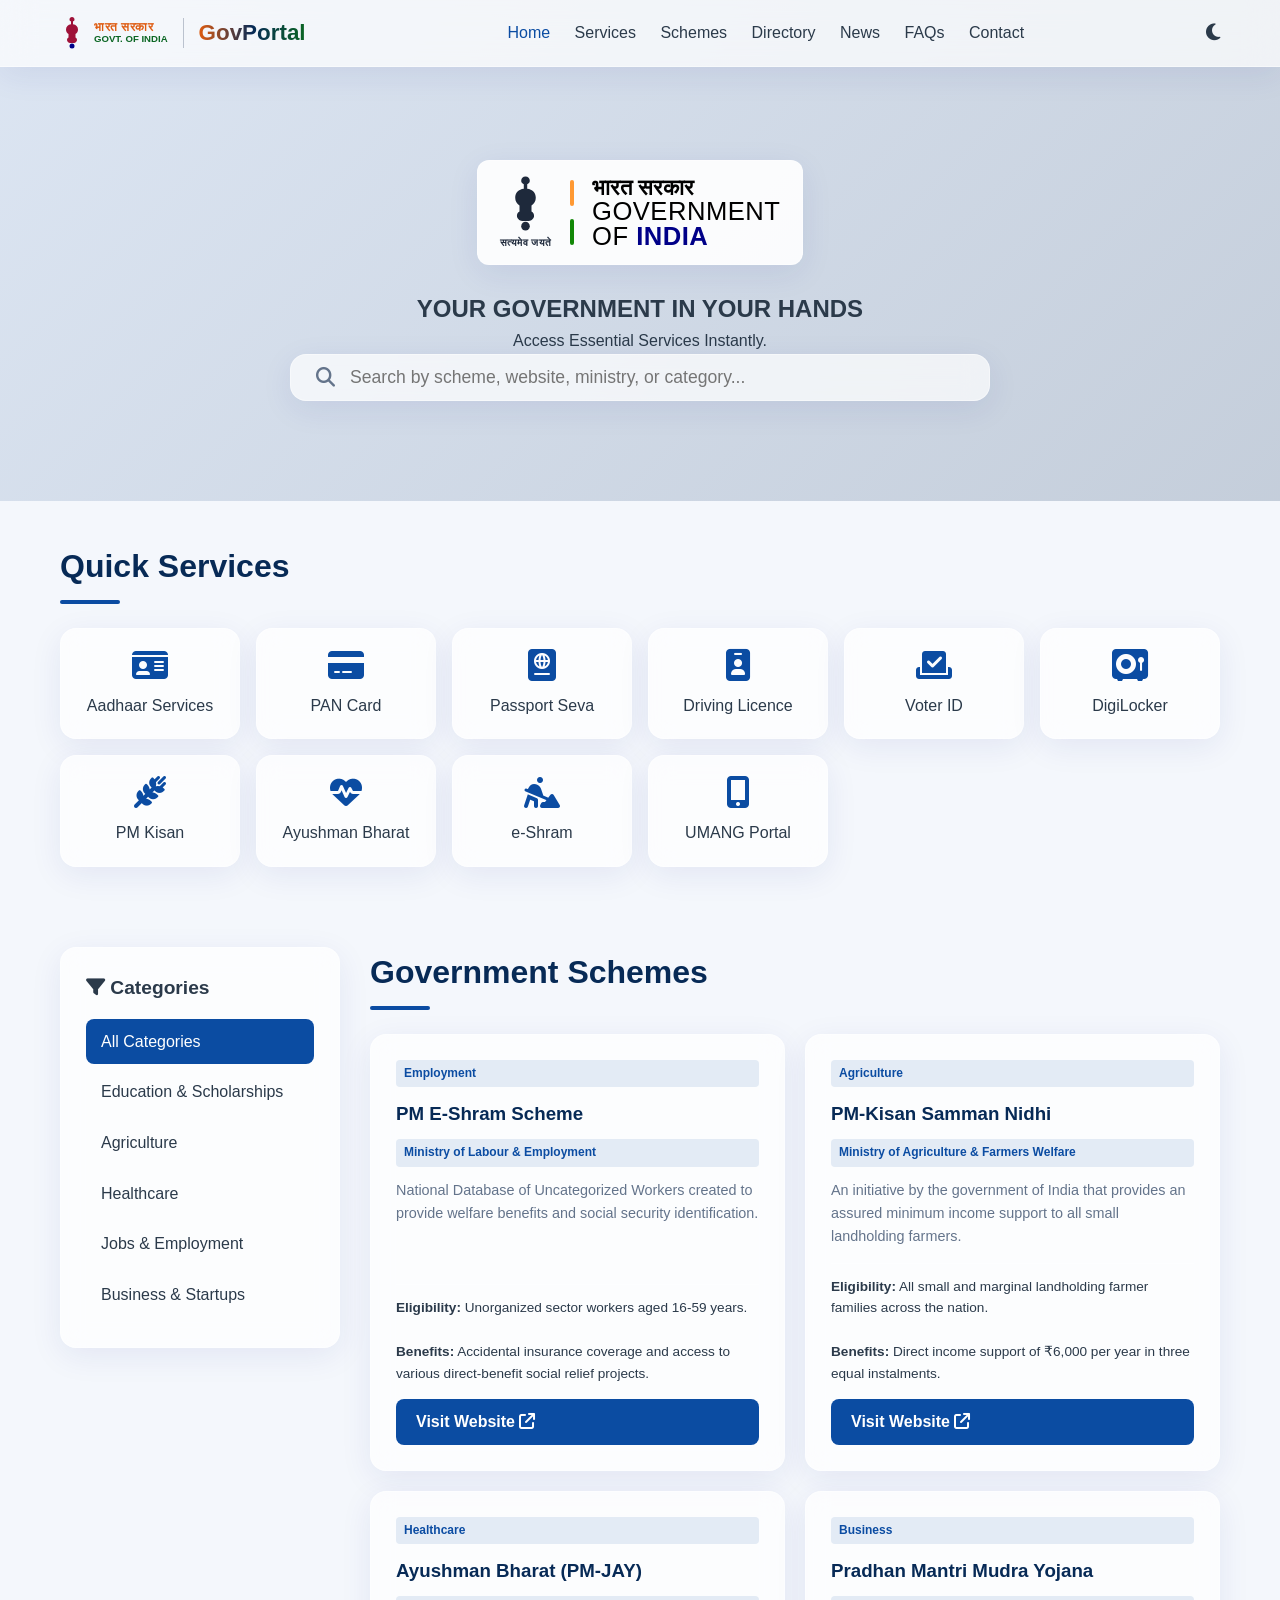
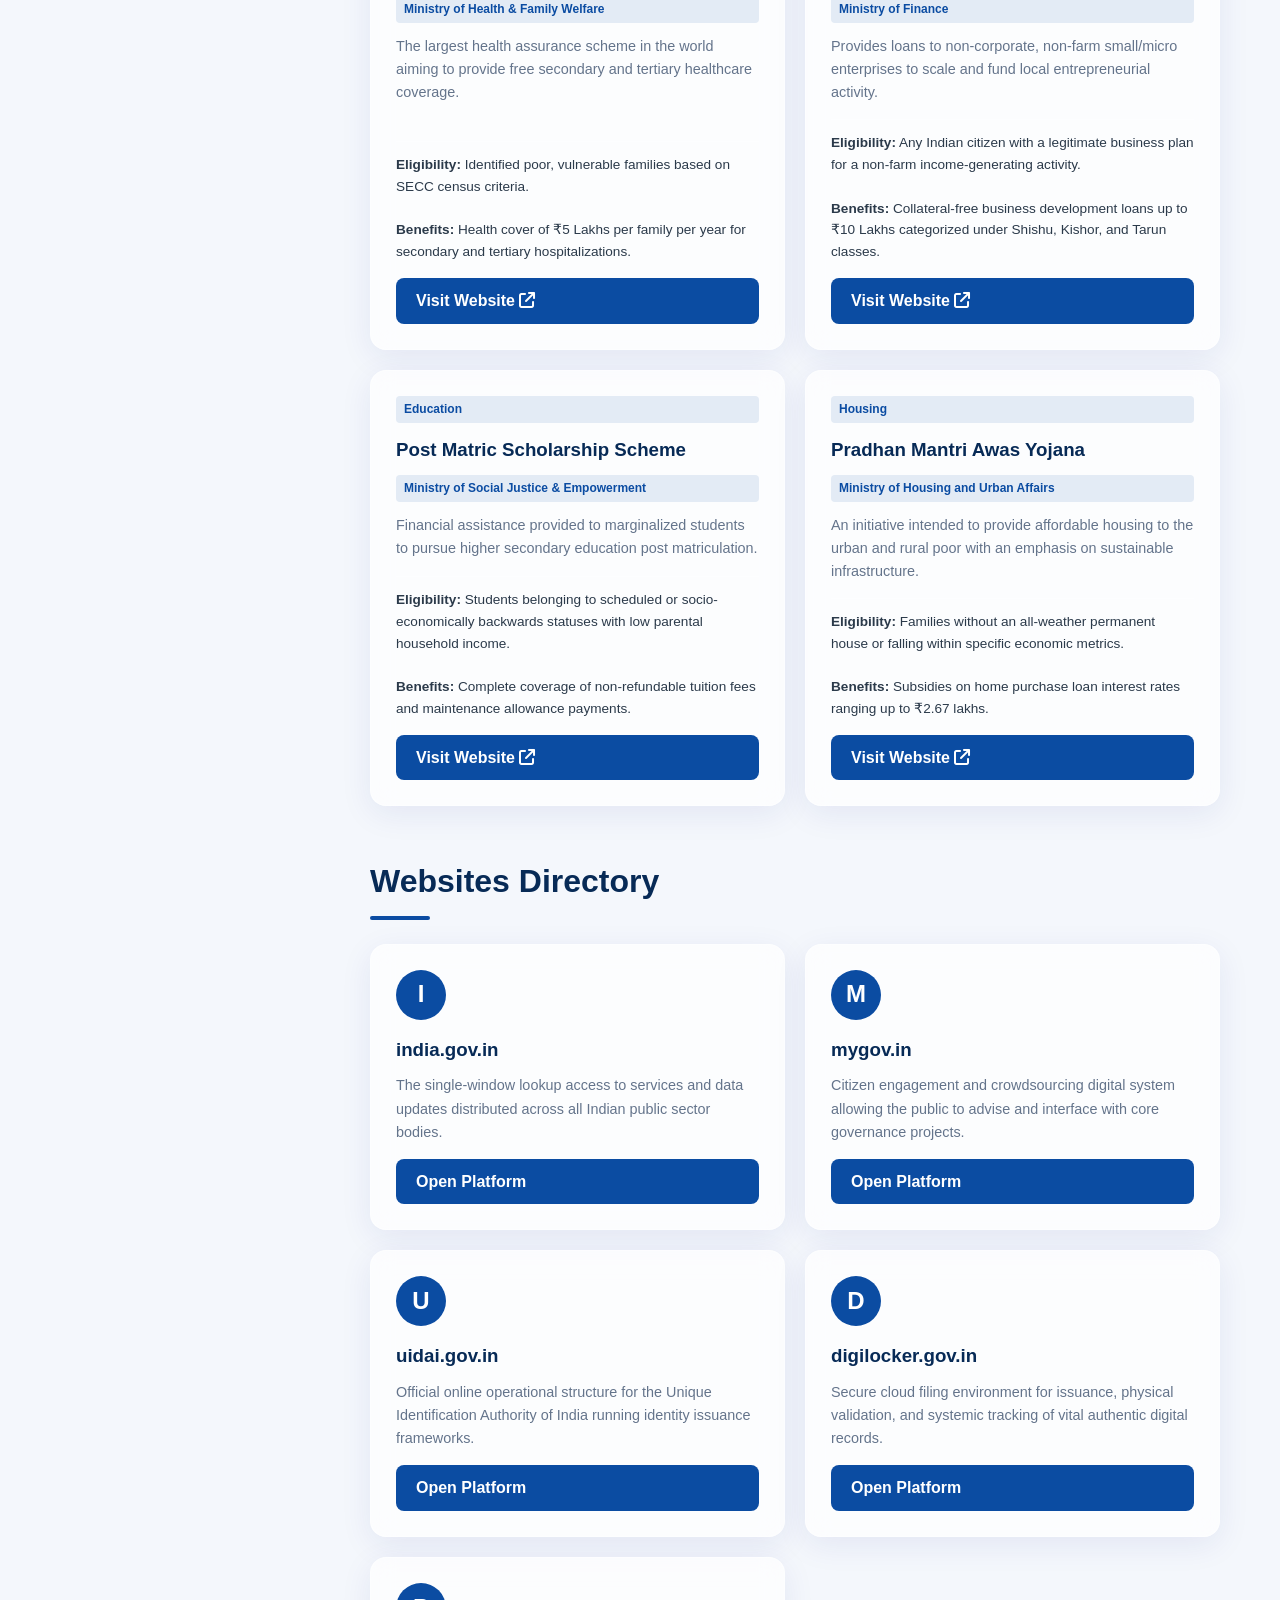
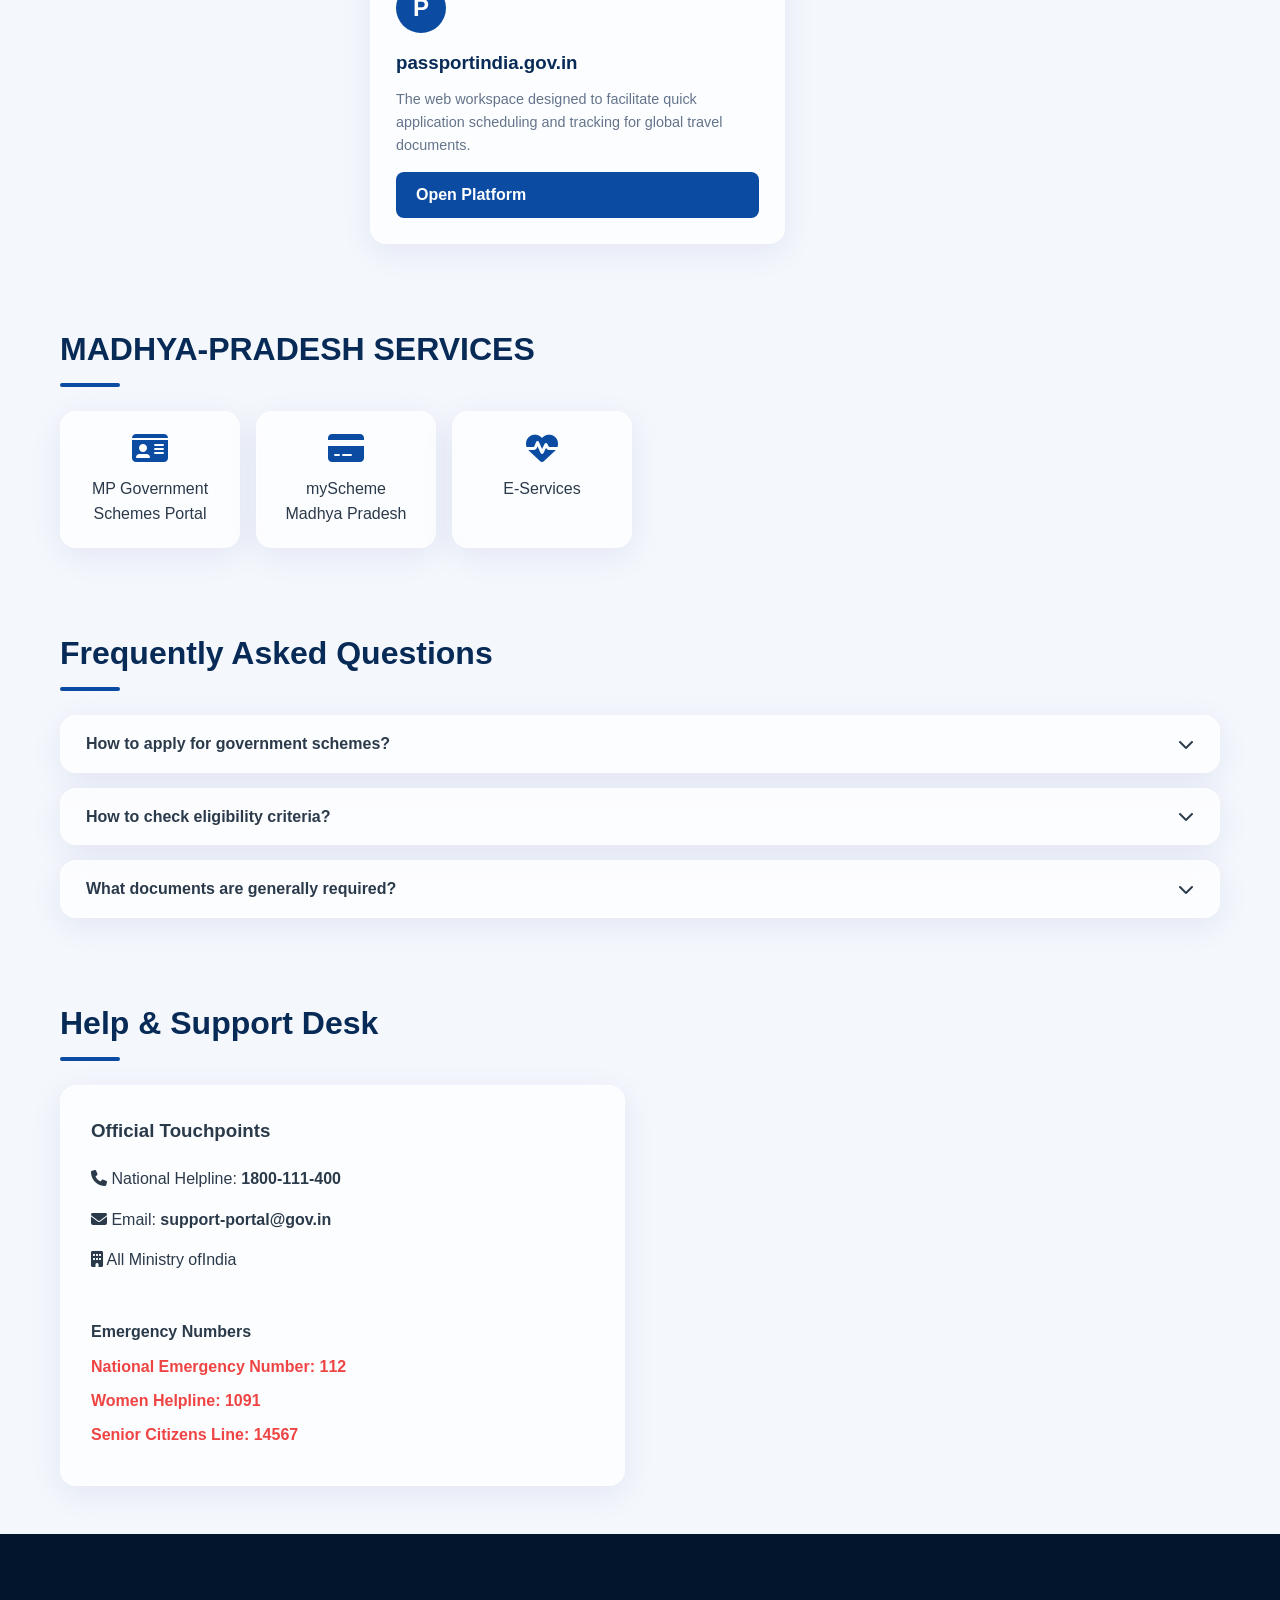
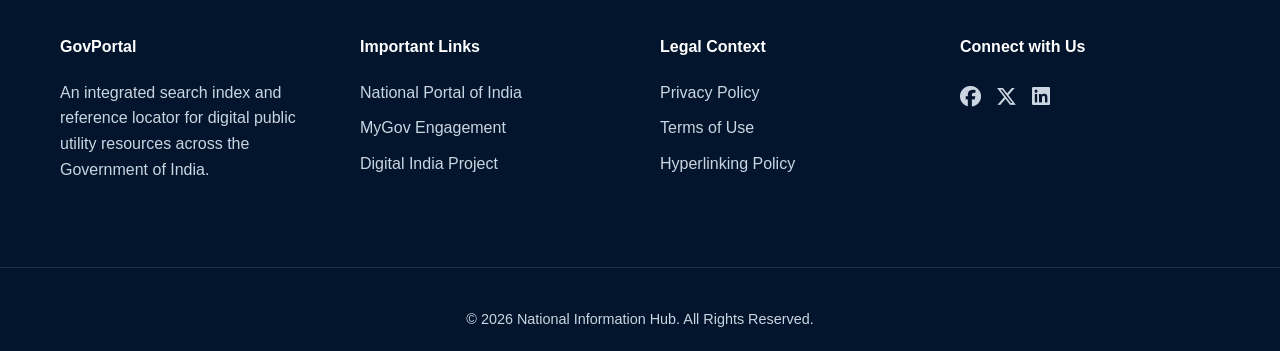
<file: index.html>
<!DOCTYPE html>
<html lang="en">
<head>
    <meta charset="UTF-8">
    <meta name="viewport" content="width=device-width, initial-scale=1.0">
    <title>National Government Information Portal</title>
    <link rel="stylesheet" href="https://cdnjs.cloudflare.com/ajax/libs/font-awesome/6.4.0/css/all.min.css">
    <link rel="stylesheet" href="style.css">
</head>
<body>

    <header class="glass-nav">
        <div class="nav-container">
            <a href="#" class="logo">
                <div class="emblem-wrapper">
                    <svg viewBox="0 0 24 35" width="24" height="35" fill="currentColor" class="national-emblem-svg">
                        <path d="M12 2C10.5 2 9.5 3 9.5 4.5C9.5 5.5 10 6 11 6.5V9.2C8 9.5 6 11.5 6 14.5C6 16.5 7 18 8.5 19V22.5C7.5 23 7 24 7 25C7 26.5 8.5 28 10 28H14C15.5 28 17 26.5 17 25C17 24 16.5 23 15.5 22.5V19C17 18 18 16.5 18 14.5C18 11.5 16 9.5 13 9.2V6.5C14 6 14.5 5.5 14.5 4.5C14.5 3 13.5 2 12 2Z"/>
                        <circle cx="12" cy="31" r="2.5" fill="#000088"/>
                    </svg>
                    <div class="emblem-text">
                        <span class="hindi-text">भारत सरकार</span>
                        <span class="eng-text">GOVT. OF INDIA</span>
                    </div>
                </div>
                <div class="brand-divider"></div>
                <span class="portal-title">GovPortal</span>
            </a>
            
            <nav class="nav-links" id="navLinks">
                <a href="#hero" class="active">Home</a>
                <a href="#quick-services">Services</a>
                <a href="#schemes-section">Schemes</a>
                <a href="#directory-section">Directory</a>
                <a href="#news">News</a>
                <a href="#faq">FAQs</a>
                <a href="#contact">Contact</a>
            </nav>
            <div class="nav-actions">
                <button id="theme-toggle" aria-label="Toggle Theme">
                    <i class="fa-solid fa-moon"></i>
                </button>
                <button class="menu-toggle" id="menuToggle" aria-label="Open Menu">
                    <i class="fa-solid fa-bars"></i>
                </button>
            </div>
        </div>
    </header>

   <section id="hero" class="hero-section">
        <div class="official-emblem-container">
    <div class="emblem-graphic-side">
        <svg viewBox="0 0 24 35" width="45" height="60" fill="currentColor">
            <path d="M12 2C10.5 2 9.5 3 9.5 4.5C9.5 5.5 10 6 11 6.5V9.2C8 9.5 6 11.5 6 14.5C6 16.5 7 18 8.5 19V22.5C7.5 23 7 24 7 25C7 26.5 8.5 28 10 28H14C15.5 28 17 26.5 17 25C17 24 16.5 23 15.5 22.5V19C17 18 18 16.5 18 14.5C18 11.5 16 9.5 13 9.2V6.5C14 6 14.5 5.5 14.5 4.5C14.5 3 13.5 2 12 2Z"/>
            <circle cx="12" cy="31" r="2.5"/>
        </svg>
        <span class="emblem-base-text">सत्यमेव जयते</span>
    </div>
    
    <div class="emblem-tricolor-divider">
        <div class="orange-bar"></div>
        <div class="green-bar"></div>
    </div>
    
    <div class="emblem-typography-side">
        <div class="hindi-row">भारत सरकार</div>
        <div class="english-row">GOVERNMENT</div>
        <div class="sub-english-row">OF <span class="blue-text">INDIA</span></div>
    </div>
</div>
            <h1>YOUR GOVERNMENT IN YOUR HANDS</h1>
            <p>Access Essential Services Instantly.</p>
            
            <div class="search-container glass-card">
                <i class="fa-solid fa-magnifying-glass search-icon"></i>
                <input type="text" id="main-search" placeholder="Search by scheme, website, ministry, or category..." autocomplete="off">
                <button id="clear-search" class="clear-btn" aria-label="Clear search" style="display: none;">
                    <i class="fa-solid fa-xmark"></i>
                </button>
            </div>
        </div>
    </section>

 <section id="quick-services" class="container">
        <h2 class="section-title">Quick Services</h2>
        <div class="services-grid">
            <a href="https://uidai.gov.in" target="_blank" class="service-item glass-card">
                <i class="fa-solid fa-id-card"></i>
                <span>Aadhaar Services</span>
            </a>
            <a href="https://www.incometax.gov.in" target="_blank" class="service-item glass-card">
                <i class="fa-solid fa-credit-card"></i>
                <span>PAN Card</span>
            </a>
            <a href="https://passportindia.gov.in" target="_blank" class="service-item glass-card">
                <i class="fa-solid fa-passport"></i>
                <span>Passport Seva</span>
            </a>
            <a href="https://parivahan.gov.in" target="_blank" class="service-item glass-card">
                <i class="fa-solid fa-id-badge"></i>
                <span>Driving Licence</span>
            </a>
            <a href="https://voters.eci.gov.in/" target="_blank" class="service-item glass-card">
                <i class="fa-solid fa-check-to-slot"></i>
                <span>Voter ID</span>
            </a>
            <a href="https://digilocker.gov.in" target="_blank" class="service-item glass-card">
                <i class="fa-solid fa-vault"></i>
                <span>DigiLocker</span>
            </a>
            <a href="https://pmkisan.gov.in" target="_blank" class="service-item glass-card">
                <i class="fa-solid fa-wheat-awn"></i>
                <span>PM Kisan</span>
            </a>
            <a href="https://pmjay.gov.in" target="_blank" class="service-item glass-card">
                <i class="fa-solid fa-heart-pulse"></i>
                <span>Ayushman Bharat</span>
            </a>
            <a href="https://eshram.gov.in" target="_blank" class="service-item glass-card">
                <i class="fa-solid fa-person-digging"></i>
                <span>e-Shram</span>
            </a>
            <a href="https://web.umang.gov.in/landing/" target="_blank" class="service-item glass-card">
                <i class="fa-solid fa-mobile-screen-button"></i>
                <span>UMANG Portal</span>
            </a>
        </div>
    </section>

    <main class="main-layout container">
        <aside class="sidebar glass-card">
            <h3><i class="fa-solid fa-filter"></i> Categories</h3>
            <ul class="category-list" id="categoryFilter">
                <li class="active" data-category="all">All Categories</li>
                <li data-category="Education">Education & Scholarships</li>
                <li data-category="Agriculture">Agriculture</li>
                <li data-category="Healthcare">Healthcare</li>
                <li data-category="Employment">Jobs & Employment</li>
                <li data-category="Business">Business & Startups</li>
            
            </ul>
        </aside>

        <div class="content-area">
            <section id="schemes-section">
                <h2 class="section-title">Government Schemes</h2>
                <div class="cards-grid" id="schemes-grid">
                    </div>
            </section>

            <section id="directory-section">
                <h2 class="section-title">Websites Directory</h2>
                <div class="cards-grid" id="directory-grid">
                    </div>
            </section>
        </div>
    </main>
    <section id="MADHYA-PRADESH SERVICES" class="container">
        <h2 class="section-title">MADHYA-PRADESH SERVICES</h2>
        <div class="services-grid">
            <a href="https://mp.gov.in/govschemes" target="_blank" class="service-item glass-card">
                <i class="fa-solid fa-id-card"></i>
                <span> MP Government Schemes Portal</span>
            </a>
            <a href="https://www.myscheme.gov.in/search/state/Madhya%20Pradesh" target="_blank" class="service-item glass-card">
                <i class="fa-solid fa-credit-card"></i>
                <span>myScheme Madhya Pradesh</span>
            </a>
            <a href="https://www.services.mp.gov.in/eservice" target="_blank" class="service-item glass-card">
                <i class="fa-solid fa-heart-pulse"></i>
                <span>E-Services</E-Services></span>
            </a>
        </div>
    </section>

    <section id="faq" class="container">
        <h2 class="section-title">Frequently Asked Questions</h2>
        <div class="faq-accordion">
            <div class="faq-item glass-card">
                <div class="faq-question">
                    <h4>How to apply for government schemes?</h4>
                    <i class="fa-solid fa-chevron-down"></i>
                </div>
                <div class="faq-answer">
                    <p>You can apply for individual schemes directly through their respective official website portal using the "Visit Website" button provided in each scheme file card, or visit your nearest Common Services Center (CSC).</p>
                </div>
            </div>
            <div class="faq-item glass-card">
                <div class="faq-question">
                    <h4>How to check eligibility criteria?</h4>
                    <i class="fa-solid fa-chevron-down"></i>
                </div>
                <div class="faq-answer">
                    <p>Every scheme listed on our portal highlights basic eligibility rules. Detailed qualifications can be validated on the scheme's formal webpage before initiating registration.</p>
                </div>
            </div>
            <div class="faq-item glass-card">
                <div class="faq-question">
                    <h4>What documents are generally required?</h4>
                    <i class="fa-solid fa-chevron-down"></i>
                </div>
                <div class="faq-answer">
                    <p>Common mandatory documents include an identity proof (Aadhaar Card, Voter ID, Passport), Proof of Address, Income Certification, Passport size photographs, and relevant educational/category documents based on the specific scheme requirements.</p>
                </div>
            </div>
        </div>
    </section>

    <section id="contact" class="container">
        <h2 class="section-title">Help & Support Desk</h2>
        <div class="contact-wrapper">

            <div class="contact-info glass-card">
                <h3>Official Touchpoints</h3>
                <p><i class="fa-solid fa-phone"></i> National Helpline: <strong>1800-111-400</strong></p>
                <p><i class="fa-solid fa-envelope"></i> Email: <strong>support-portal@gov.in</strong></p>
                <p><i class="fa-solid fa-building"></i> All Ministry ofIndia</p>
                <div class="emergency-box">
                    <h4>Emergency Numbers</h4>
                    <ul>
                        <li>National Emergency Number: 112</li>
                        <li>Women Helpline: 1091</li>
                        <li>Senior Citizens Line: 14567</li>
                    </ul>
                </div>
            </div>
        </div>
    </section>

    <footer>
        <div class="footer-container container">
            <div class="footer-col">
                <h4>GovPortal</h4>
                <p>An integrated search index and reference locator for digital public utility resources across the Government of India.</p>
            </div>
            <div class="footer-col">
                <h4>Important Links</h4>
                <a href="https://india.gov.in" target="_blank">National Portal of India</a>
                <a href="https://mygov.in" target="_blank">MyGov Engagement</a>
                <a href="https://digitalindia.gov.in" target="_blank">Digital India Project</a>
            </div>
            <div class="footer-col">
                <h4>Legal Context</h4>
                <a href="#">Privacy Policy</a>
                <a href="#">Terms of Use</a>
                <a href="#">Hyperlinking Policy</a>
            </div>
            <div class="footer-col">
                <h4>Connect with Us</h4>
                <div class="social-icons">
                    <a href="#"><i class="fa-brands fa-facebook"></i></a>
                    <a href="#"><i class="fa-brands fa-x-twitter"></i></a>
                    <a href="#"><i class="fa-brands fa-linkedin"></i></a>
                </div>
            </div>
        </div>
        <div class="footer-bottom">
            <p>&copy; 2026 National Information Hub. All Rights Reserved.</p>
        </div>
    </footer>

    <button id="scrollToTop" aria-label="Scroll to top"><i class="fa-solid fa-arrow-up"></i></button>

    <script src="script.js"></script>
</body>
</html>
</file>
<file: style.css>
/* --- Global Theme & Reset Variables --- */
:root {
    --primary-bg: #f4f7fc;
    --accent-blue: #0b4ca2;
    --navy-blue: #072a56;
    --glass-bg: rgba(255, 255, 255, 0.7);
    --glass-border: rgba(255, 255, 255, 0.4);
    --text-color: #2b3a4a;
    --text-muted: #64748b;
    --card-shadow: 0 8px 32px 0 rgba(31, 38, 135, 0.08);
    --card-hover-shadow: 0 12px 40px 0 rgba(11, 76, 162, 0.15);
    --transition-speed: 0.3s;
}

[data-theme="dark"] {
    --primary-bg: #0f172a;
    --accent-blue: #38bdf8;
    --navy-blue: #7dd3fc;
    --glass-bg: rgba(30, 41, 59, 0.7);
    --glass-border: rgba(255, 255, 255, 0.1);
    --text-color: #f1f5f9;
    --text-muted: #94a3b8;
    --card-shadow: 0 8px 32px 0 rgba(0, 0, 0, 0.3);
    --card-hover-shadow: 0 12px 40px 0 rgba(56, 189, 248, 0.2);
}

* {
    margin: 0;
    padding: 0;
    box-sizing: border-box;
    font-family: 'Segoe UI', Tahoma, Geneva, Verdana, sans-serif;
}

html {
    scroll-behavior: smooth;
}

body {
    background-color: var(--primary-bg);
    color: var(--text-color);
    transition: background-color var(--transition-speed), color var(--transition-speed);
    line-height: 1.6;
}

.container {
    max-width: 1200px;
    margin: 0 auto;
    padding: 40px 20px;
}

/* --- Common UI Component Glassmorphism Style --- */
.glass-card {
    background: var(--glass-bg);
    backdrop-filter: blur(12px);
    -webkit-backdrop-filter: blur(12px);
    border: 1px solid var(--glass-border);
    border-radius: 16px;
    box-shadow: var(--card-shadow);
    transition: transform var(--transition-speed), box-shadow var(--transition-speed);
}

.section-title {
    font-size: 2rem;
    color: var(--navy-blue);
    margin-bottom: 24px;
    position: relative;
    font-weight: 700;
}

.section-title::after {
    content: '';
    display: block;
    width: 60px;
    height: 4px;
    background: var(--accent-blue);
    margin-top: 8px;
    border-radius: 2px;
}

.btn {
    display: inline-block;
    background: var(--accent-blue);
    color: #fff !important;
    padding: 10px 20px;
    border-radius: 8px;
    text-decoration: none;
    font-weight: 600;
    border: none;
    cursor: pointer;
    transition: background var(--transition-speed), transform var(--transition-speed);
}

.btn:hover {
    background: var(--navy-blue);
    transform: translateY(-2px);
}

/* --- Navigation Header --- */
.glass-nav {
    position: fixed;
    top: 0;
    left: 0;
    width: 100%;
    z-index: 1000;
    background: var(--glass-bg);
    backdrop-filter: blur(16px);
    -webkit-backdrop-filter: blur(16px);
    border-bottom: 1px solid var(--glass-border);
    box-shadow: var(--card-shadow);
}

.nav-container {
    max-width: 1200px;
    margin: 0 auto;
    display: flex;
    justify-content: space-between;
    align-items: center;
    padding: 15px 20px;
}

.logo {
    display: flex;
    align-items: center;
    gap: 10px;
    font-size: 1.5rem;
    font-weight: 700;
    color: var(--accent-blue);
    text-decoration: none;
}

.nav-links a {
    color: var(--text-color);
    text-decoration: none;
    margin-left: 20px;
    font-weight: 500;
    transition: color var(--transition-speed);
}

.nav-links a:hover, .nav-links a.active {
    color: var(--accent-blue);
}

.nav-actions {
    display: flex;
    align-items: center;
    gap: 15px;
}

#theme-toggle, .menu-toggle {
    background: none;
    border: none;
    color: var(--text-color);
    font-size: 1.2rem;
    cursor: pointer;
}

.menu-toggle {
    display: none;
}

/* --- Hero Section --- */
.hero-section {
    background: linear-gradient(135deg, rgba(11, 76, 162, 0.1) 0%, rgba(7, 42, 86, 0.2) 100%);
    padding: 160px 20px 100px;
    text-align: center;
}

.hero-content h1 {
    font-size: 2.8rem;
    color: var(--navy-blue);
    margin-bottom: 15px;
}

.hero-content p {
    color: var(--text-muted);
    font-size: 1.2rem;
    margin-bottom: 40px;
}

.search-container {
    max-width: 700px;
    margin: 0 auto;
    display: flex;
    align-items: center;
    padding: 12px 25px;
}

.search-icon {
    font-size: 1.2rem;
    color: var(--text-muted);
    margin-right: 15px;
}

.search-container input {
    width: 100%;
    border: none;
    background: transparent;
    font-size: 1.1rem;
    color: var(--text-color);
    outline: none;
}

/* --- Quick Services --- */
.services-grid {
    display: grid;
    grid-template-columns: repeat(auto-fill, minmax(180px, 1fr));
    gap: 16px;
}

.service-item {
    display: flex;
    flex-direction: column;
    align-items: center;
    padding: 20px;
    text-align: center;
    text-decoration: none;
    color: var(--text-color);
}

.service-item i {
    font-size: 2rem;
    color: var(--accent-blue);
    margin-bottom: 12px;
}

.service-item:hover {
    transform: translateY(-5px);
    box-shadow: var(--card-hover-shadow);
}

/* --- Main Layout Frame (Sidebar + Data Cards) --- */
.main-layout {
    display: grid;
    grid-template-columns: 280px 1fr;
    gap: 30px;
    align-items: start;
}

.sidebar {
    padding: 25px;
    position: sticky;
    top: 100px;
}

.sidebar h3 {
    margin-bottom: 15px;
    font-size: 1.2rem;
}

.category-list {
    list-style: none;
}

.category-list li {
    padding: 10px 15px;
    border-radius: 8px;
    cursor: pointer;
    transition: all var(--transition-speed);
    margin-bottom: 5px;
}

.category-list li:hover, .category-list li.active {
    background: var(--accent-blue);
    color: #fff;
}

.content-area {
    display: flex;
    flex-direction: column;
    gap: 50px;
}

.cards-grid {
    display: grid;
    grid-template-columns: repeat(auto-fill, minmax(300px, 1fr));
    gap: 20px;
}

/* --- Scheme & Directory Individual Cards --- */
.card {
    padding: 25px;
    display: flex;
    flex-direction: column;
}

.card h3 {
    color: var(--navy-blue);
    margin-bottom: 10px;
}

.card .ministry-tag, .card .category-tag {
    display: inline-block;
    font-size: 0.75rem;
    background: rgba(11, 76, 162, 0.1);
    color: var(--accent-blue);
    padding: 4px 8px;
    border-radius: 4px;
    margin-bottom: 12px;
    font-weight: 600;
}

.card p {
    font-size: 0.9rem;
    color: var(--text-muted);
    margin-bottom: 15px;
    flex-grow: 1;
}

.card .details-box {
    font-size: 0.85rem;
    border-top: 1px solid var(--glass-border);
    padding-top: 12px;
    margin-bottom: 15px;
}

.directory-logo {
    width: 50px;
    height: 50px;
    border-radius: 50%;
    background: var(--accent-blue);
    color: #fff;
    display: flex;
    align-items: center;
    justify-content: center;
    font-size: 1.5rem;
    font-weight: 700;
    margin-bottom: 15px;
}

/* --- News Section --- */
.news-grid {
    display: grid;
    grid-template-columns: repeat(auto-fill, minmax(340px, 1fr));
    gap: 20px;
}

.news-card {
    padding: 20px;
}

.news-meta {
    display: flex;
    justify-content: space-between;
    font-size: 0.8rem;
    color: var(--text-muted);
    margin-bottom: 10px;
}

/* --- FAQ Accordion --- */
.faq-accordion {
    display: flex;
    flex-direction: column;
    gap: 15px;
}

.faq-item {
    padding: 15px 25px;
    overflow: hidden;
}

.faq-question {
    display: flex;
    justify-content: space-between;
    align-items: center;
    cursor: pointer;
}

.faq-answer {
    max-height: 0;
    overflow: hidden;
    transition: max-height var(--transition-speed) ease-out, padding var(--transition-speed);
}

.faq-item.open .faq-answer {
    max-height: 200px;
    padding-top: 15px;
}

.faq-item.open .faq-question i {
    transform: rotate(180deg);
}

/* --- Contact Window Layout --- */
.contact-wrapper {
    display: grid;
    grid-template-columns: 1fr 1fr;
    gap: 30px;
}

.contact-form {
    padding: 30px;
    display: flex;
    flex-direction: column;
    gap: 20px;
}

.form-group label {
    display: block;
    margin-bottom: 8px;
    font-weight: 500;
}

.form-group input, .form-group textarea {
    width: 100%;
    padding: 12px;
    border-radius: 8px;
    border: 1px solid var(--glass-border);
    background: rgba(255, 255, 255, 0.1);
    color: var(--text-color);
    outline: none;
}

.contact-info {
    padding: 30px;
}

.contact-info h3 { margin-bottom: 20px; }
.contact-info p { margin-bottom: 15px; }

.emergency-box {
    margin-top: 25px;
    padding-top: 20px;
    border-top: 1px solid var(--glass-border);
}

.emergency-box ul { list-style: none; margin-top: 10px; }
.emergency-box li { margin-bottom: 8px; font-weight: 600; color: #ef4444; }

/* --- Footer Elements --- */
footer {
    background: #03152d;
    color: #cbd5e1;
    padding: 60px 0 20px;
    margin-top: 8px;
}

.footer-container {
    display: grid;
    grid-template-columns: repeat(auto-fit, minmax(200px, 1fr));
    gap: 40px;
}

.footer-col h4 { color: #fff; margin-bottom: 20px; }
.footer-col a { color: #cbd5e1; text-decoration: none; display: block; margin-bottom: 10px; }
.footer-col a:hover { color: var(--accent-blue); }

.social-icons { display: flex; gap: 15px; margin-top: 15px; }
.social-icons a { font-size: 1.3rem; }

.footer-bottom {
    text-align: center;
    padding-top: 40px;
    margin-top: 40px;
    border-top: 1px solid rgba(255, 255, 255, 0.1);
    font-size: 0.9rem;
}

/* --- Floating Utilities --- */
#scrollToTop {
    position: fixed;
    bottom: 30px;
    right: -60px;
    background: var(--accent-blue);
    color: #fff;
    border: none;
    width: 45px;
    height: 45px;
    border-radius: 50%;
    cursor: pointer;
    font-size: 1.2rem;
    transition: right var(--transition-speed), transform var(--transition-speed);
    z-index: 999;
}

#scrollToTop.show { right: 30px; }

/* --- Responsive Layout Configurations --- */
@media (max-width: 992px) {
    .main-layout { grid-template-columns: 1fr; }
    .sidebar { position: static; }
    .contact-wrapper { grid-template-columns: 1fr; }
}

@media (max-width: 768px) {
    .nav-links {
        display: none;
        position: absolute;
        top: 100%;
        left: 0;
        width: 100%;
        flex-direction: column;
        background: var(--glass-bg);
        backdrop-filter: blur(16px);
        padding: 20px;
        border-bottom: 1px solid var(--glass-border);
    }
    .nav-links.active { display: flex; }
    .nav-links a { margin: 10px 0; }
    .menu-toggle { display: block; }
    .hero-content h1 { font-size: 2rem; }
}
/* --- Government Emblem Structural Styling --- */
.emblem-wrapper {
    display: flex;
    align-items: center;
    gap: 10px;
}

.national-emblem-svg {
    color: #9f1239; /* राष्ट्रीय प्रतीक के लिए ट्रेडिशनल डीप क्रिमसन/अशोक स्तंभ रंग */
    transition: color 0.3s ease;
}

[data-theme="dark"] .national-emblem-svg {
    color: #f1f5f9; /* डार्क मोड में लोगो क्लियर दिखने के लिए लाइट शेड */
}

.emblem-text {
    display: flex;
    flex-direction: column;
    justify-content: center;
    line-height: 1.1;
}

.emblem-text .hindi-text {
    font-size: 0.75rem;
    font-weight: 700;
    letter-spacing: 0.5px;
    color: #de5b10; /* सैफ्रॉन (भगवा) रंग */
}

.emblem-text .eng-text {
    font-size: 0.6rem;
    font-weight: 600;
    color: #0b6623; /* भारतीय ग्रीन रंग */
}

[data-theme="dark"] .emblem-text .hindi-text,
[data-theme="dark"] .emblem-text .eng-text {
    color: #cbd5e1; /* डार्क मोड में बेहतर विजिबिलिटी */
}

/* लोगो और पोर्टल नेम के बीच का डिवाइडर */
.brand-divider {
    width: 1px;
    height: 30px;
    background: var(--text-muted);
    opacity: 0.4;
    margin: 0 5px;
}

.portal-title {
    font-size: 1.4rem;
    font-weight: 700;
    background: linear-gradient(90deg, #de5b10 0%, #072a56 50%, #0b6623 100%);
    -webkit-background-clip: text;
    -webkit-text-fill-color: transparent;
}

[data-theme="dark"] .portal-title {
    background: linear-gradient(90deg, #ff9933 0%, #38bdf8 50%, #4ade80 100%);
    -webkit-background-clip: text;
    -webkit-text-fill-color: transparent;
}
/* --- Centered Custom Emblem Alignment Styles --- */
.hero-content {
    display: flex;
    flex-direction: column;
    align-items: center; /* Forces total center alignment across the block */
}

.official-emblem-container {
    display: inline-flex;
    align-items: center;
    background: rgba(255, 255, 255, 0.9);
    padding: 12px 22px;
    border-radius: 12px;
    margin-bottom: 25px;
    box-shadow: 0 8px 32px 0 rgba(31, 38, 135, 0.08);
    border: 1px solid rgba(255, 255, 255, 0.4);
}

[data-theme="dark"] .official-emblem-container {
    background: rgba(15, 23, 42, 0.9);
    border-color: rgba(255, 255, 255, 0.1);
}

.emblem-graphic-side {
    display: flex;
    flex-direction: column;
    align-items: center;
    color: #1e293b;
}

[data-theme="dark"] .emblem-graphic-side {
    color: #f1f5f9;
}

.emblem-base-text {
    font-size: 0.65rem;
    font-weight: 700;
    margin-top: 2px;
    letter-spacing: 0.5px;
}

.emblem-tricolor-divider {
    display: flex;
    flex-direction: column;
    justify-content: space-between;
    height: 65px;
    width: 4px;
    margin: 0 18px;
}

.emblem-tricolor-divider .orange-bar {
    height: 40%;
    width: 100%;
    background-color: #ff9933;
    border-radius: 2px;
}

.emblem-tricolor-divider .green-bar {
    height: 40%;
    width: 100%;
    background-color: #128807;
    border-radius: 2px;
}

.emblem-typography-side {
    display: flex;
    flex-direction: column;
    align-items: flex-start;
    text-align: left;
    font-family: Arial, sans-serif;
    color: #000000;
}

[data-theme="dark"] .emblem-typography-side {
    color: #ffffff;
}

.emblem-typography-side .hindi-row {
    font-size: 1.4rem;
    font-weight: 700;
    line-height: 1;
}

.emblem-typography-side .english-row,
.emblem-typography-side .sub-english-row {
    font-size: 1.6rem;
    font-weight: 400;
    line-height: 0.95;
    letter-spacing: 0.5px;
}

.emblem-typography-side .blue-text {
    color: #000088;
    font-weight: 700;
}

[data-theme="dark"] .emblem-typography-side .blue-text {
    color: #38bdf8;
}
</file>
